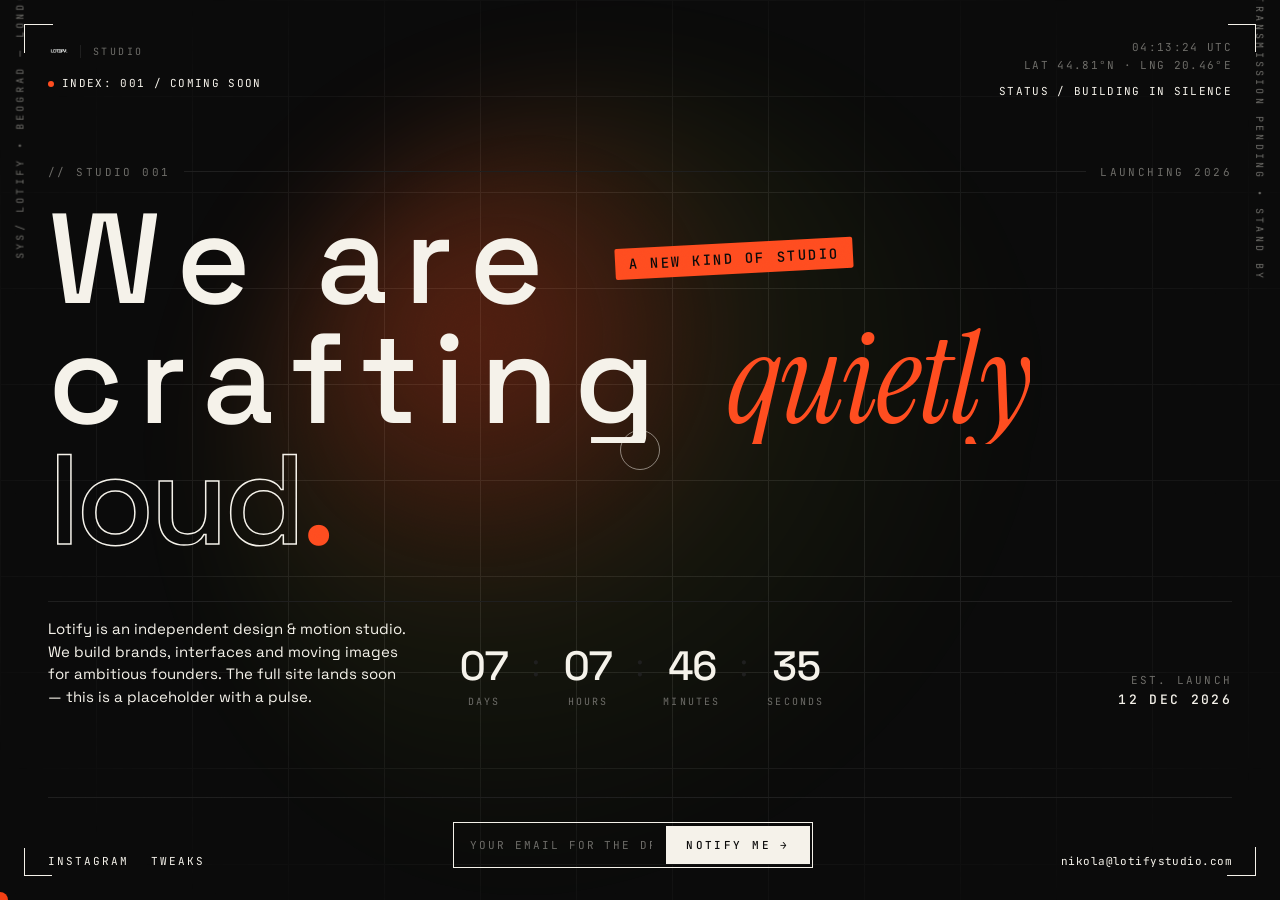
<file: index.html>
<!doctype html>
<html lang="en">
<head>
<meta charset="utf-8" />
<meta name="viewport" content="width=device-width, initial-scale=1" />
<link rel="icon" type="image/png" href="assets/lotify-logo.png">
<title>Lotify Studio — Coming Soon</title>
<link rel="preconnect" href="https://fonts.googleapis.com">
<link rel="preconnect" href="https://fonts.gstatic.com" crossorigin>
<link href="https://fonts.googleapis.com/css2?family=Space+Grotesk:wght@300;400;500;600;700&family=Instrument+Serif:ital@0;1&family=JetBrains+Mono:wght@300;400;500&display=swap" rel="stylesheet">
<style>
  :root{
    --bg: #0a0a0a;
    --ink: #f5f2ea;
    --dim: #6b6a66;
    --line: #1e1e1e;
    --accent: #d8ff3c;     /* electric lime */
    --accent-2: #ff4b1f;   /* hot orange */
    --paper: #ebe6d9;
  }
  *{box-sizing:border-box; margin:0; padding:0;}
  html,body{height:100%;}
  body{
    font-family: 'Space Grotesk', sans-serif;
    background: var(--bg);
    color: var(--ink);
    min-height: 100vh;
    min-height: 100dvh;
    overflow-x: hidden;
    cursor: none;
    -webkit-font-smoothing: antialiased;
  }

  /* ----- Noise grain overlay ----- */
  .grain{
    position:fixed; inset:-50%; pointer-events:none; z-index: 99;
    opacity: .08; mix-blend-mode: overlay;
    background-image: url("data:image/svg+xml;utf8,<svg xmlns='http://www.w3.org/2000/svg' width='200' height='200'><filter id='n'><feTurbulence type='fractalNoise' baseFrequency='0.9' numOctaves='3' stitchTiles='stitch'/><feColorMatrix values='0 0 0 0 1  0 0 0 0 1  0 0 0 0 1  0 0 0 0.9 0'/></filter><rect width='100%' height='100%' filter='url(%23n)'/></svg>");
    animation: grain 1s steps(6) infinite;
  }
  @keyframes grain{
    0%{transform:translate(0,0)} 20%{transform:translate(-3%,2%)} 40%{transform:translate(2%,-3%)}
    60%{transform:translate(-1%,1%)} 80%{transform:translate(3%,3%)} 100%{transform:translate(0,0)}
  }

  /* ----- Grid background ----- */
  .grid-bg{
    position:fixed; inset:0; z-index:0;
    background-image:
      linear-gradient(to right, var(--line) 1px, transparent 1px),
      linear-gradient(to bottom, var(--line) 1px, transparent 1px);
    background-size: 96px 96px;
    mask-image: radial-gradient(ellipse at center, black 40%, transparent 85%);
    -webkit-mask-image: radial-gradient(ellipse at center, black 40%, transparent 85%);
  }

  /* ----- Orb (big soft gradient) ----- */
  .orb{
    position:fixed; z-index:1;
    width: 90vmin; height: 90vmin;
    left: 50%; top: 55%;
    transform: translate(-50%, -50%);
    border-radius: 50%;
    background: radial-gradient(circle at 30% 30%, var(--accent) 0%, rgba(216,255,60,.15) 35%, transparent 70%);
    filter: blur(60px);
    opacity: .35;
    animation: orb 14s ease-in-out infinite alternate;
    pointer-events:none;
  }
  @keyframes orb{
    0%{transform: translate(-55%, -55%) scale(1); }
    50%{transform: translate(-45%, -52%) scale(1.1);}
    100%{transform: translate(-52%, -48%) scale(0.95);}
  }

  /* ----- Frame (corner brackets + edges) ----- */
  .frame{position:fixed; inset:24px; z-index: 5; pointer-events:none;}
  .frame::before, .frame::after{
    content:""; position:absolute; width:28px; height:28px;
    border: 1.5px solid var(--ink);
  }
  .frame::before{ top:0; left:0; border-right:none; border-bottom:none;}
  .frame::after { bottom:0; right:0; border-left:none; border-top:none;}
  .frame .b, .frame .c{position:absolute; width:28px; height:28px; border:1.5px solid var(--ink);}
  .frame .b{ top:0; right:0; border-left:none; border-bottom:none;}
  .frame .c{ bottom:0; left:0; border-right:none; border-top:none;}

  /* ----- Top bar ----- */
  .topbar{
    position:fixed; top:40px; left:48px; right:48px; z-index: 10;
    display:flex; justify-content:space-between; align-items:flex-start;
    font-family: 'JetBrains Mono', monospace;
    font-size: 11px; letter-spacing: .12em; text-transform: uppercase;
    color: var(--dim);
  }
  .topbar .group{display:flex; flex-direction:column; gap:4px;}
  .topbar .group.right{align-items:flex-end;}
  .topbar .ink{color: var(--ink);}
  .live-dot{
    display:inline-block; width:6px; height:6px; border-radius:50%;
    background: var(--accent); margin-right:8px;
    box-shadow: 0 0 0 0 var(--accent);
    animation: pulse 1.6s ease-out infinite;
  }
  @keyframes pulse{
    0%{box-shadow: 0 0 0 0 rgba(216,255,60,.6);}
    70%{box-shadow: 0 0 0 12px rgba(216,255,60,0);}
    100%{box-shadow: 0 0 0 0 rgba(216,255,60,0);}
  }

  /* ----- Stage ----- */
  .stage{
    position:relative; z-index:3;
    min-height: 100vh;
    min-height: 100dvh;
    display:flex;
    flex-direction: column;
    gap: 32px;
    padding: 108px 48px 32px;
  }
  .stage .center{ flex: 1; min-height: 0;}

  /* ----- Center block ----- */
  .center{
    display:flex; flex-direction:column; justify-content:center; align-items:stretch;
    gap: 24px;
    position:relative;
  }
  .eyebrow{
    display:flex; align-items:center; gap:14px;
    font-family: 'JetBrains Mono', monospace;
    font-size: 11px; letter-spacing:.22em; text-transform:uppercase;
    color: var(--dim);
  }
  .eyebrow .bar{height:1px; background: var(--line); flex:1;}

  /* Giant headline */
  .headline{
    font-family: 'Space Grotesk', sans-serif;
    font-weight: 500;
    font-size: clamp(48px, 10vw, 180px);
    line-height: .88;
    letter-spacing: -0.04em;
    position:relative;
  }
  .headline .row{display:flex; align-items:baseline; gap:.15em; flex-wrap:wrap;}
  .headline .serif{
    font-family: 'Instrument Serif', serif;
    font-style: italic;
    font-weight: 400;
    color: var(--accent);
    letter-spacing: -0.02em;
  }
  .headline .outline{
    -webkit-text-stroke: 1.5px var(--ink);
    color: transparent;
  }
  .headline .stamp{
    display:inline-flex; align-items:center; justify-content:center;
    font-family: 'JetBrains Mono', monospace;
    font-size: 14px; letter-spacing:.18em; text-transform:uppercase;
    background: var(--accent); color: #0a0a0a;
    padding: 10px 14px 9px;
    border-radius: 2px;
    transform: translateY(-.3em) rotate(-3deg);
    white-space: nowrap;
    align-self: center;
  }

  /* Letter reveal */
  .ch{
    display:inline-block;
    animation: chIn .9s cubic-bezier(.2,.8,.2,1) both;
  }
  @keyframes chIn{
    from{transform: translateY(110%); opacity:0;}
    to{transform: translateY(0); opacity:1;}
  }
  .line-mask{ display:inline-block; overflow:hidden; padding-bottom:.06em;}

  /* Sub row */
  .subrow{
    display:grid;
    grid-template-columns: 1fr auto 1fr;
    gap: 40px;
    align-items:end;
    padding-top: 16px;
    border-top: 1px solid var(--line);
    margin-top: 20px;
  }
  .subrow p{
    font-size: 15px; line-height: 1.5; color: var(--ink);
    max-width: 42ch;
  }
  .subrow .meta{
    font-family: 'JetBrains Mono', monospace;
    font-size: 11px; letter-spacing: .2em; text-transform: uppercase;
    color: var(--dim);
    text-align:right;
  }
  .subrow .meta strong{color:var(--ink); font-weight:500; display:block; font-size:13px; margin-top:4px; letter-spacing:.18em;}

  /* Countdown pill */
  .countdown{
    display:flex; align-items:center; gap: 16px;
    font-family: 'Space Grotesk', sans-serif;
    justify-content:center;
  }
  .cd-box{
    display:flex; flex-direction:column; align-items:center;
    min-width: 64px;
  }
  .cd-num{
    font-size: clamp(30px, 3.2vw, 44px); font-weight: 500; line-height: 1;
    letter-spacing: -0.03em;
    font-variant-numeric: tabular-nums;
    color: var(--ink);
  }
  .cd-lbl{
    margin-top: 8px;
    font-family: 'JetBrains Mono', monospace;
    font-size: 10px; letter-spacing: .22em; text-transform: uppercase;
    color: var(--dim);
  }
  .cd-sep{
    font-size: clamp(22px, 2.4vw, 32px); color: var(--line);
    transform: translateY(-12px);
  }

  /* ----- Bottom bar ----- */
  .bottom{
    display:flex; justify-content:space-between; align-items:flex-end;
    gap: 32px;
    padding-top: 24px;
    border-top: 1px solid var(--line);
    font-family: 'JetBrains Mono', monospace;
    font-size: 11px; letter-spacing: .18em; text-transform: uppercase;
    color: var(--dim);
  }
  .bottom .socials{display:flex; gap: 22px;}
  .bottom .socials a{
    color: var(--ink); text-decoration: none; position:relative;
  }
  .bottom .socials a::after{
    content:""; position:absolute; left:0; right:0; bottom:-4px; height:1px;
    background: var(--accent); transform-origin: left; transform: scaleX(0);
    transition: transform .4s cubic-bezier(.2,.8,.2,1);
  }
  .bottom .socials a:hover::after{ transform: scaleX(1); }
  .bottom .contact-line a{
    color: var(--ink); text-decoration: none; position: relative;
    text-transform: none; letter-spacing: .04em;
  }
  .bottom .contact-line a::after{
    content:""; position:absolute; left:0; right:0; bottom:-3px; height:1px;
    background: var(--accent); transform-origin: left; transform: scaleX(0);
    transition: transform .4s cubic-bezier(.2,.8,.2,1);
  }
  .bottom .contact-line a:hover::after{ transform: scaleX(1); }

  /* Email form */
  .notify{
    display:flex; align-items:center; gap:0;
    border: 1px solid var(--ink);
    background: transparent;
    padding: 2px;
    min-width: 360px;
  }
  .notify input{
    flex:1; background:transparent; border:0; outline:0;
    color: var(--ink);
    font-family: 'JetBrains Mono', monospace;
    font-size: 12px; letter-spacing:.08em;
    padding: 12px 14px;
  }
  .notify input::placeholder{color: var(--dim); text-transform: uppercase; letter-spacing:.18em; font-size:11px;}
  .notify button{
    background: var(--ink); color: var(--bg);
    border:0; cursor:none;
    font-family: 'JetBrains Mono', monospace;
    font-size: 11px; letter-spacing: .22em; text-transform: uppercase; font-weight:500;
    padding: 12px 20px;
    transition: background .2s ease, color .2s ease;
    position: relative; overflow:hidden;
  }
  .notify button:hover{ background: var(--accent); color: #0a0a0a;}
  .notify.ok{ border-color: var(--accent); }
  .notify.ok input::placeholder{ color: var(--accent);}

  /* ----- Marquee ----- */
  .marquee{
    position:fixed; left:0; right:0; z-index: 2;
    overflow:hidden;
    white-space: nowrap;
    pointer-events:none;
    border-top: 1px solid var(--line);
    border-bottom: 1px solid var(--line);
    padding: 16px 0;
    backdrop-filter: blur(2px);
  }
  .marquee.top{ top: 96px; display:none;} /* reserved */
  .marquee-track{
    display:inline-flex; gap: 48px;
    animation: marquee 28s linear infinite;
    font-family: 'Instrument Serif', serif;
    font-style: italic;
    font-size: 28px;
    color: var(--ink);
  }
  .marquee-track span{display:inline-flex; align-items:center; gap:48px;}
  .marquee-track .dot{
    width:10px; height:10px; border-radius:50%; background: var(--accent);
    display:inline-block;
  }
  @keyframes marquee{
    from{transform: translateX(0);}
    to{transform: translateX(-50%);}
  }

  /* ----- Custom cursor ----- */
  .cursor{
    position: fixed; z-index: 200; pointer-events:none;
    width: 16px; height: 16px; border-radius:50%;
    background: var(--accent);
    mix-blend-mode: difference;
    transform: translate(-50%,-50%);
    transition: width .2s ease, height .2s ease, background .2s ease;
  }
  .cursor.big{ width: 72px; height: 72px; background: var(--accent);}
  .cursor-ring{
    position: fixed; z-index:199; pointer-events:none;
    width: 40px; height: 40px; border-radius:50%;
    border: 1px solid var(--ink);
    transform: translate(-50%,-50%);
    transition: transform .12s ease-out;
    opacity:.5;
  }

  /* ----- Side verticals ----- */
  .side{
    position:fixed; z-index: 6;
    font-family: 'JetBrains Mono', monospace;
    font-size: 10px; letter-spacing: .32em; text-transform: uppercase;
    color: var(--dim);
  }
  .side.left{ left: 20px; top: 50%; transform: rotate(-90deg) translateX(50%); transform-origin: left center;}
  .side.right{ right: 20px; top: 50%; transform: rotate(90deg) translateX(-50%); transform-origin: right center;}

  /* ----- Logo mark ----- */
  .logo{
    display:flex; align-items:center; gap:10px; color: var(--ink);
  }
  .logo img{ height: 22px; width:auto; filter: invert(1);}
  .logo .tag{
    font-family: 'JetBrains Mono', monospace;
    font-size: 10px; letter-spacing:.24em; text-transform:uppercase;
    color: var(--dim);
    padding-left: 12px; border-left: 1px solid var(--line);
  }

  /* ----- Glitch on hover for the word "soon" ----- */
  .glitch{position:relative; display:inline-block;}
  .glitch::before, .glitch::after{
    content: attr(data-text);
    position:absolute; left:0; top:0;
    width:100%;
    color: var(--accent-2);
    opacity: 0;
    pointer-events:none;
  }
  .glitch:hover::before{
    opacity: .9; animation: glitchA .4s steps(2,end) infinite; color: var(--accent);
  }
  .glitch:hover::after{
    opacity: .9; animation: glitchB .4s steps(2,end) infinite;
  }
  @keyframes glitchA{
    0%{ transform: translate(-2px,-2px); clip-path: inset(10% 0 60% 0);}
    50%{transform: translate(2px,1px);  clip-path: inset(40% 0 20% 0);}
    100%{transform: translate(-1px,2px);clip-path: inset(60% 0 10% 0);}
  }
  @keyframes glitchB{
    0%{ transform: translate(2px,2px);  clip-path: inset(60% 0 10% 0);}
    50%{transform: translate(-2px,-1px);clip-path: inset(20% 0 50% 0);}
    100%{transform: translate(1px,-2px);clip-path: inset(10% 0 70% 0);}
  }

  /* ----- Tweaks panel ----- */
  .tweaks{
    position:fixed; right: 24px; bottom: 24px; z-index: 300;
    background: #111; color: var(--ink);
    border: 1px solid var(--line);
    padding: 14px; width: 260px;
    font-family: 'JetBrains Mono', monospace;
    font-size: 11px; letter-spacing: .08em;
    display: none;
  }
  .tweaks.on{ display:block;}
  .tweaks h4{
    font-size: 10px; letter-spacing: .24em; text-transform: uppercase;
    color: var(--dim); margin-bottom: 10px;
    display:flex; justify-content:space-between; align-items:center;
  }
  .tweaks h4 .close{ cursor:pointer; color: #f5f2ea;}
  .tweaks .row{display:flex; flex-direction:column; gap:6px; margin-bottom: 10px;}
  .tweaks .swatches{display:flex; gap:6px;}
  .tweaks .sw{
    width:24px; height:24px; border-radius:4px; cursor:pointer;
    border: 1px solid var(--line);
  }
  .tweaks .sw.active{ outline: 2px solid var(--ink); outline-offset:2px;}
  .tweaks input[type=range]{ width:100%;}
  .tweaks label{ color: var(--dim); text-transform: uppercase; letter-spacing:.18em; font-size:10px;}
  .tweaks .toggles{display:flex; gap:6px; flex-wrap:wrap;}
  .tweaks .tbtn{
    padding: 6px 8px; border:1px solid var(--line); cursor:pointer;
    background: transparent; color: var(--ink); font-family: inherit; font-size:10px;
    letter-spacing: .2em; text-transform:uppercase;
  }
  .tweaks .tbtn.on{ background: var(--accent); color: #000; border-color: var(--accent);}

  /* Short viewports — compress further */
  @media (max-height: 720px){
    .stage{padding: 96px 40px 24px; gap: 20px;}
    .headline{font-size: clamp(44px, 7.8vw, 120px);}
    .subrow{margin-top: 12px; padding-top: 12px; gap: 24px;}
    .cd-num{font-size: 28px;}
    .cd-box{min-width: 52px;}
    .eyebrow{display:none;}
  }
  @media (max-height: 560px){
    .stage{padding: 84px 32px 20px;}
    .headline{font-size: clamp(36px, 6vw, 88px);}
    .subrow p{font-size:13px;}
  }

  @media (max-width: 820px){
    .stage{padding: 100px 20px 20px;}
    .topbar{left:20px; right:20px; top:24px;}
    .frame{inset:12px;}
    .subrow{grid-template-columns: 1fr; gap: 16px;}
    .notify{min-width: 0; width: 100%;}
    .bottom{flex-direction: column; align-items:flex-start; gap: 20px;}
    .side{display:none;}
    .cd-num{font-size: 32px;}
    .cd-box{min-width: 58px;}
    .headline{font-size: clamp(48px, 13vw, 96px);}

    /* Tweaks → bottom sheet on mobile */
    .tweaks{
      left: 12px; right: 12px; bottom: 12px;
      width: auto; max-width: none;
      padding: 18px 16px calc(18px + env(safe-area-inset-bottom));
      max-height: 78vh; overflow-y: auto;
      -webkit-overflow-scrolling: touch;
      border-radius: 6px;
      box-shadow: 0 -20px 40px rgba(0,0,0,.5);
    }
    .tweaks h4{ font-size: 11px; margin-bottom: 14px;}
    .tweaks h4 .close{
      width: 32px; height: 32px;
      display: inline-flex; align-items: center; justify-content: center;
      font-size: 16px; line-height: 1;
    }
    .tweaks .row{ margin-bottom: 14px; gap: 8px;}
    .tweaks label{ font-size: 11px;}
    .tweaks .sw{ width: 36px; height: 36px;}
    .tweaks .swatches{ gap: 10px;}
    .tweaks .toggles{ gap: 8px;}
    .tweaks .tbtn{
      padding: 10px 12px; font-size: 11px;
      flex: 1 1 auto; text-align: center;
    }
    .tweaks input[type=range]{ height: 32px;}
  }

  /* Hide custom cursor on touch / no-hover devices */
  @media (hover: none), (pointer: coarse){
    body{ cursor: auto;}
    .notify button{ cursor: pointer;}
    .cursor, .cursor-ring{ display: none !important;}
  }
</style>
</head>
<body>

<div class="grain"></div>
<div class="grid-bg"></div>
<div class="orb" id="orb"></div>

<div class="frame"><i class="b"></i><i class="c"></i></div>

<div class="side left">SYS/ LOTIFY • BEOGRAD — LONDON — EVERYWHERE</div>
<div class="side right">V0.1 • TRANSMISSION PENDING • STAND BY</div>

<header class="topbar">
  <div class="group">
    <div class="logo">
      <img src="assets/lotify-logo.png" alt="Lotify" />
      <span class="tag">Studio</span>
    </div>
    <div style="margin-top:10px;"><span class="live-dot"></span><span class="ink">Index: 001 / Coming Soon</span></div>
  </div>
  <div class="group right">
    <div><span id="clock">00:00:00</span> UTC</div>
    <div id="geo">Lat 44.81°N · Lng 20.46°E</div>
    <div style="margin-top:8px;" class="ink">Status / Building in silence</div>
  </div>
</header>

<main class="stage">
  <section class="center">
    <div class="eyebrow">
      <span>// Studio 001</span>
      <span class="bar"></span>
      <span>Launching 2026</span>
    </div>

    <h1 class="headline" id="headline">
      <div class="row"><span class="line-mask"><span class="ch">W</span></span><span class="line-mask"><span class="ch">e</span></span><span style="width:.25em;"></span><span class="line-mask"><span class="ch">a</span></span><span class="line-mask"><span class="ch">r</span></span><span class="line-mask"><span class="ch">e</span></span>
        <span style="width:.3em;"></span>
        <span class="stamp">A new kind of studio</span>
      </div>
      <div class="row">
        <span class="line-mask"><span class="ch">c</span></span><span class="line-mask"><span class="ch">r</span></span><span class="line-mask"><span class="ch">a</span></span><span class="line-mask"><span class="ch">f</span></span><span class="line-mask"><span class="ch">t</span></span><span class="line-mask"><span class="ch">i</span></span><span class="line-mask"><span class="ch">n</span></span><span class="line-mask"><span class="ch">g</span></span>
        <span style="width:.3em;"></span>
        <span class="serif line-mask"><span class="ch">something</span></span>
      </div>
      <div class="row">
        <span class="outline glitch" data-text="remarkable.">remarkable<span style="color: var(--accent); -webkit-text-stroke: 0;">.</span></span>
      </div>
    </h1>

    <div class="subrow">
      <p id="blurb">Lotify is an independent design &amp; motion studio. We build brands, interfaces and moving images for ambitious founders. The full site lands soon — this is a placeholder with a pulse.</p>
      <div class="countdown" id="countdown">
        <div class="cd-box"><div class="cd-num" id="cd-d">00</div><div class="cd-lbl">Days</div></div>
        <div class="cd-sep">:</div>
        <div class="cd-box"><div class="cd-num" id="cd-h">00</div><div class="cd-lbl">Hours</div></div>
        <div class="cd-sep">:</div>
        <div class="cd-box"><div class="cd-num" id="cd-m">00</div><div class="cd-lbl">Minutes</div></div>
        <div class="cd-sep">:</div>
        <div class="cd-box"><div class="cd-num" id="cd-s">00</div><div class="cd-lbl">Seconds</div></div>
      </div>
      <div class="meta">
        Est. Launch
        <strong id="launchDate">—</strong>
      </div>
    </div>
  </section>

  <footer class="bottom">
    <div class="socials">
      <a href="https://instagram.com/lotify.studio" target="_blank" rel="noopener" data-hover>Instagram</a>
      <a href="#" id="tweaksToggle" data-hover>Tweaks</a>
    </div>
    <form class="notify" id="notify" data-hover>
      <input id="emailInput" type="email" placeholder="Your email for the drop" required />
      <button type="submit" id="submitBtn">Notify Me →</button>
    </form>
    <div class="contact-line">
      <a href="mailto:nikola@lotifystudio.com" data-hover>nikola@lotifystudio.com</a>
    </div>
  </footer>
</main>

<!-- Marquee at very bottom edge of frame -->
<div class="marquee" style="bottom: 82px; top: auto; display:none;"></div>

<!-- Cursor -->
<div class="cursor-ring" id="cursorRing"></div>
<div class="cursor" id="cursor"></div>

<!-- Tweaks -->
<div class="tweaks" id="tweaks">
  <h4>TWEAKS <span class="close" id="closeTweaks">✕</span></h4>
  <div class="row">
    <label>Accent</label>
    <div class="swatches" id="swatches">
      <div class="sw" data-c="#d8ff3c" style="background:#d8ff3c"></div>
      <div class="sw" data-c="#ff4b1f" style="background:#ff4b1f"></div>
      <div class="sw" data-c="#6affff" style="background:#6affff"></div>
      <div class="sw" data-c="#ff6fd8" style="background:#ff6fd8"></div>
      <div class="sw" data-c="#ebe6d9" style="background:#ebe6d9"></div>
    </div>
  </div>
  <div class="row">
    <label>Background</label>
    <div class="toggles" id="bgToggles">
      <div class="tbtn on" data-bg="dark">Dark</div>
      <div class="tbtn" data-bg="paper">Paper</div>
    </div>
  </div>
  <div class="row">
    <label>Grain</label>
    <input type="range" id="grainRange" min="0" max="20" step="1" value="8" />
  </div>
  <div class="row">
    <label>Headline</label>
    <div class="toggles" id="headlineToggles">
      <div class="tbtn on" data-hl="remarkable">Remarkable</div>
      <div class="tbtn" data-hl="different">Different</div>
      <div class="tbtn" data-hl="loud">Loud</div>
    </div>
  </div>
</div>

<script>
/* ============== CONFIG (tweakable) =============== */
const TWEAK_DEFAULTS = /*EDITMODE-BEGIN*/{
  "accent": "#ff4b1f",
  "bg": "dark",
  "grain": 6,
  "headlineWord": "loud",
  "launchOffsetDays": 7
}/*EDITMODE-END*/;

let state = {...TWEAK_DEFAULTS};

/* ============== CLOCK =============== */
function two(n){return String(n).padStart(2,'0');}
function updateClock(){
  const d = new Date();
  document.getElementById('clock').textContent =
    two(d.getUTCHours())+':'+two(d.getUTCMinutes())+':'+two(d.getUTCSeconds());
}
setInterval(updateClock, 1000); updateClock();

/* ============== COUNTDOWN =============== */
function getLaunchDate(){
  // persist launch date in localStorage so it's stable across reloads.
  // Key is versioned so changing launchOffsetDays in code resets the saved date.
  const key = 'lotify_launch_v' + state.launchOffsetDays;
  let stored = localStorage.getItem(key);
  if(!stored){
    const d = new Date();
    d.setDate(d.getDate() + state.launchOffsetDays);
    d.setHours(12,0,0,0);
    stored = d.toISOString();
    localStorage.setItem(key, stored);
  }
  return new Date(stored);
}
function fmtLaunchDate(d){
  const months = ['JAN','FEB','MAR','APR','MAY','JUN','JUL','AUG','SEP','OCT','NOV','DEC'];
  return `${two(d.getDate())} ${months[d.getMonth()]} ${d.getFullYear()}`;
}
function updateCountdown(){
  const launch = getLaunchDate();
  const now = new Date();
  let diff = Math.max(0, launch - now);
  const days = Math.floor(diff / 86400000); diff -= days*86400000;
  const hrs  = Math.floor(diff / 3600000);  diff -= hrs*3600000;
  const mins = Math.floor(diff / 60000);    diff -= mins*60000;
  const secs = Math.floor(diff / 1000);
  document.getElementById('cd-d').textContent = two(days);
  document.getElementById('cd-h').textContent = two(hrs);
  document.getElementById('cd-m').textContent = two(mins);
  document.getElementById('cd-s').textContent = two(secs);
  document.getElementById('launchDate').textContent = fmtLaunchDate(launch);
}
setInterval(updateCountdown, 1000); updateCountdown();

/* ============== LETTER STAGGER =============== */
(function stagger(){
  document.querySelectorAll('.headline .ch').forEach((el,i)=>{
    el.style.animationDelay = (0.1 + i*0.035) + 's';
  });
})();

/* ============== CUSTOM CURSOR =============== */
const cursor = document.getElementById('cursor');
const ring = document.getElementById('cursorRing');
let mx = innerWidth/2, my = innerHeight/2;
let rx = mx, ry = my;
document.addEventListener('mousemove', e=>{
  mx = e.clientX; my = e.clientY;
  cursor.style.left = mx+'px'; cursor.style.top = my+'px';
});
function tickRing(){
  rx += (mx - rx)*0.15;
  ry += (my - ry)*0.15;
  ring.style.left = rx+'px'; ring.style.top = ry+'px';
  requestAnimationFrame(tickRing);
}
tickRing();
document.querySelectorAll('[data-hover], a, button, input, .sw, .tbtn, .glitch').forEach(el=>{
  el.addEventListener('mouseenter', ()=> cursor.classList.add('big'));
  el.addEventListener('mouseleave', ()=> cursor.classList.remove('big'));
});

/* ============== ORB FOLLOW =============== */
const orb = document.getElementById('orb');
document.addEventListener('mousemove', e=>{
  const xp = (e.clientX / innerWidth - 0.5) * 30;
  const yp = (e.clientY / innerHeight - 0.5) * 30;
  orb.style.setProperty('--ox', xp+'px');
  orb.style.setProperty('--oy', yp+'px');
});

/* ============== EMAIL =============== */
const form = document.getElementById('notify');
const btn = document.getElementById('submitBtn');
form.addEventListener('submit', e=>{
  e.preventDefault();
  const val = document.getElementById('emailInput').value;
  if(!val || !val.includes('@')) return;
  form.classList.add('ok');
  btn.textContent = 'On the list ✓';
  btn.disabled = true;
  document.getElementById('emailInput').value = '';
  document.getElementById('emailInput').placeholder = "You're locked in — see you at launch.";
});

/* ============== TWEAKS =============== */
function applyState(){
  document.documentElement.style.setProperty('--accent', state.accent);
  if(state.bg === 'paper'){
    document.documentElement.style.setProperty('--bg', '#ebe6d9');
    document.documentElement.style.setProperty('--ink', '#0a0a0a');
    document.documentElement.style.setProperty('--dim', '#6b6a66');
    document.documentElement.style.setProperty('--line', '#d5cfbd');
    document.querySelectorAll('.logo img').forEach(i=> i.style.filter = 'none');
  }else{
    document.documentElement.style.setProperty('--bg', '#0a0a0a');
    document.documentElement.style.setProperty('--ink', '#f5f2ea');
    document.documentElement.style.setProperty('--dim', '#6b6a66');
    document.documentElement.style.setProperty('--line', '#1e1e1e');
    document.querySelectorAll('.logo img').forEach(i=> i.style.filter = 'invert(1)');
  }
  document.querySelector('.grain').style.opacity = state.grain/100;
  // headline word swap
  const wordMap = {
    remarkable: {outline: 'remarkable', serif: 'something'},
    different:  {outline: 'different',  serif: 'entirely'},
    loud:       {outline: 'loud.',      serif: 'quietly'}
  };
  const hl = wordMap[state.headlineWord];
  if(hl){
    const outlineEl = document.querySelector('.headline .outline');
    outlineEl.setAttribute('data-text', hl.outline);
    outlineEl.innerHTML = hl.outline.replace(/\.$/,'') + '<span style="color: var(--accent); -webkit-text-stroke: 0;">.</span>';
    const serifEl = document.querySelector('.headline .serif .ch');
    if(serifEl) serifEl.textContent = hl.serif;
  }
}
applyState();

// Tweaks panel: show/hide via parent message OR ?tweaks=1
const tweaks = document.getElementById('tweaks');
function openTweaks(){ tweaks.classList.add('on'); }
function closeTweaks(){ tweaks.classList.remove('on'); }
document.getElementById('closeTweaks').addEventListener('click', closeTweaks);

const tweaksToggle = document.getElementById('tweaksToggle');
if(tweaksToggle){
  tweaksToggle.addEventListener('click', (e)=>{
    e.preventDefault();
    if(tweaks.classList.contains('on')) closeTweaks(); else openTweaks();
  });
}

// swatches
document.querySelectorAll('#swatches .sw').forEach(s=>{
  if(s.dataset.c === state.accent) s.classList.add('active');
  s.addEventListener('click', ()=>{
    document.querySelectorAll('#swatches .sw').forEach(x=> x.classList.remove('active'));
    s.classList.add('active');
    state.accent = s.dataset.c;
    applyState(); persist();
  });
});
// bg toggles
document.querySelectorAll('#bgToggles .tbtn').forEach(t=>{
  if(t.dataset.bg === state.bg) t.classList.add('on'); else t.classList.remove('on');
  t.addEventListener('click', ()=>{
    document.querySelectorAll('#bgToggles .tbtn').forEach(x=> x.classList.remove('on'));
    t.classList.add('on');
    state.bg = t.dataset.bg;
    applyState(); persist();
  });
});
// grain
const gr = document.getElementById('grainRange');
gr.value = state.grain;
gr.addEventListener('input', ()=>{
  state.grain = +gr.value;
  applyState(); persist();
});
// headline
document.querySelectorAll('#headlineToggles .tbtn').forEach(t=>{
  if(t.dataset.hl === state.headlineWord) t.classList.add('on'); else t.classList.remove('on');
  t.addEventListener('click', ()=>{
    document.querySelectorAll('#headlineToggles .tbtn').forEach(x=> x.classList.remove('on'));
    t.classList.add('on');
    state.headlineWord = t.dataset.hl;
    applyState(); persist();
  });
});

function persist(){
  try{
    window.parent.postMessage({
      type:'__edit_mode_set_keys',
      edits: {
        accent: state.accent,
        bg: state.bg,
        grain: state.grain,
        headlineWord: state.headlineWord
      }
    }, '*');
  }catch(e){}
}

// Edit mode protocol — listener FIRST, then announce
window.addEventListener('message', (e)=>{
  if(!e.data) return;
  if(e.data.type === '__activate_edit_mode') openTweaks();
  if(e.data.type === '__deactivate_edit_mode') closeTweaks();
});
try{ window.parent.postMessage({type:'__edit_mode_available'}, '*'); }catch(e){}

// ?tweaks=1 helper
if(location.search.includes('tweaks=1')) openTweaks();
</script>

</body>
</html>
</file>
